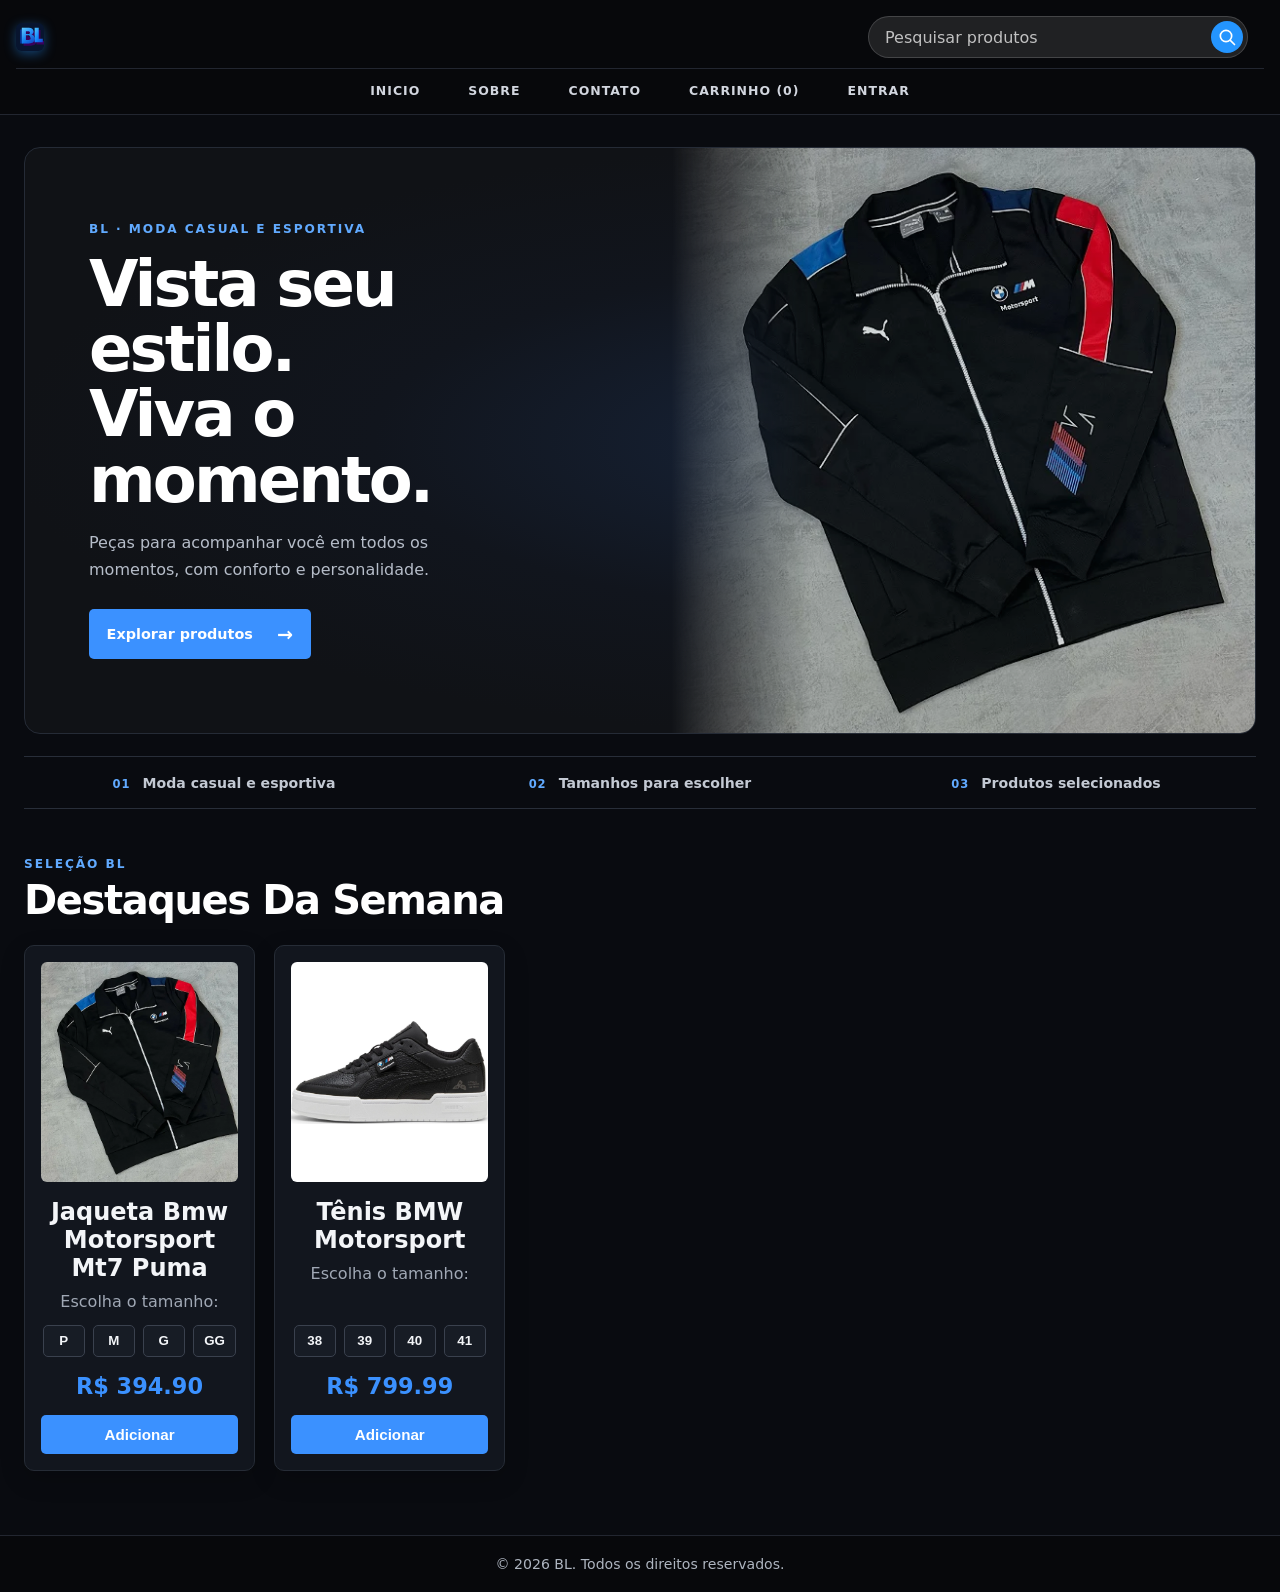
<file: index.html>
﻿<!DOCTYPE html>
<html lang="pt-BR">
<head>
    <meta charset="UTF-8">
    <meta name="viewport" content="width=device-width, initial-scale=1.0">
    <title>BL - Inicio</title>
    <link rel="stylesheet" href="style.css">
</head>
<body>
    <header>
        <div class="header-container">
            <h1><img class="brand-logo" src="img/logo-bl.svg" alt="BL"></h1>
            <form id="form-pesquisa" class="pesquisa-produtos" role="search">
                <label class="sr-only" for="campo-pesquisa">Pesquisar produtos</label>
                <input id="campo-pesquisa" type="search" placeholder="Pesquisar produtos" autocomplete="off">
                <button type="submit" aria-label="Pesquisar">
                    <svg viewBox="0 0 24 24" aria-hidden="true">
                        <circle cx="10.8" cy="10.8" r="6.8"></circle>
                        <path d="M16 16l5 5"></path>
                    </svg>
                </button>
            </form>
            <nav>
                <a href="index.html">inicio</a>
                <a href="sobre.html">Sobre</a>
                <a href="contato.html">Contato</a>
                <a href="carrinho.html" id="link-carrinho">Carrinho (0)</a>
                <a href="login.html" id="link-login">Entrar</a>
                <a href="admin.html" id="link-admin" style="display: none;">Admin</a>
                <button id="btn-sair" style="display: none;" onclick="fazerLogout()">Sair</button>
            </nav>
        </div>
    </header>

    <main class="home-main">
        <section class="hero-banner" aria-labelledby="hero-title">
            <div class="hero-content">
                <p class="hero-eyebrow">BL · MODA CASUAL E ESPORTIVA</p>
                <h2 id="hero-title">Vista seu estilo.<br>Viva o momento.</h2>
                <p>Peças para acompanhar você em todos os momentos, com conforto e personalidade.</p>
                <a class="hero-cta" href="#produtos">Explorar produtos <span aria-hidden="true">→</span></a>
            </div>
            <div class="hero-image">
                <img src="img/jaqueta.jpg" alt="Jaqueta esportiva em destaque">
            </div>
        </section>

        <section class="benefit-strip" aria-label="Vantagens da BL">
            <p><span aria-hidden="true">01</span> Moda casual e esportiva</p>
            <p><span aria-hidden="true">02</span> Tamanhos para escolher</p>
            <p><span aria-hidden="true">03</span> Produtos selecionados</p>
        </section>

        <section id="produtos" class="product-section">
            <div class="section-heading">
                <div>
                    <p class="section-eyebrow">SELEÇÃO BL</p>
                    <h2>Destaques da semana</h2>
                </div>
            </div>
            <div id="product-grid" class="grid">
                <p>Carregando produtos...</p>
            </div>
        </section>
    </main>

    <footer><p>&copy; 2026 BL. Todos os direitos reservados.</p></footer>

    <script src="app.js"></script>
    <script>
        function exibirProdutos(grid, dados, mensagemVazia) {
            if (dados.length === 0) {
                grid.innerHTML = `<p>${mensagemVazia}</p>`;
                return;
            }

            grid.innerHTML = dados.map(p => {
                const medidaTexto = formatarMedida(p.medida);
                const opcoesTamanho = Array.isArray(p.medida)
                    ? `<div class="seletor-tamanhos" aria-label="Escolha o tamanho">${p.medida.map(tamanho => `<button class="botao-tamanho" type="button" onclick="selecionarTamanho(this)">${tamanho}</button>`).join('')}</div>`
                    : `<p>Medida: 1 ${medidaTexto}</p>`;

                return `
                    <div class="card">
                        <img class="${p.descricao === 'Tênis BMW Motorsport' ? 'imagem-completa' : ''}" src="${p.imagem_url}" alt="${p.descricao}" onerror="this.src='img/jaqueta.jpg'">
                        <h2>${p.descricao}</h2>
                        ${Array.isArray(p.medida) ? `<p>Escolha o tamanho:</p>${opcoesTamanho}` : opcoesTamanho}
                        <div class="preco">R$ ${p.preco.toFixed(2)}</div>
                        <button class="btn-acao" onclick="adicionarProdutoDoCard(this)" data-produto-id="${p.id}">Adicionar</button>
                    </div>
                `;
            }).join('');
        }

        function selecionarTamanho(botao) {
            const seletor = botao.closest('.seletor-tamanhos');
            seletor.querySelectorAll('.botao-tamanho').forEach(opcao => {
                opcao.classList.toggle('selecionado', opcao === botao);
                opcao.setAttribute('aria-pressed', opcao === botao ? 'true' : 'false');
            });
        }

        function adicionarProdutoDoCard(botao) {
            const produto = MockDB.selecionar('produtos', p => p.id === botao.dataset.produtoId)[0];
            const seletor = botao.closest('.card').querySelector('.seletor-tamanhos');
            const opcaoSelecionada = seletor && seletor.querySelector('.botao-tamanho.selecionado');

            if (Array.isArray(produto.medida) && !opcaoSelecionada) {
                alert('Escolha um tamanho antes de adicionar ao carrinho.');
                return;
            }

            const medida = opcaoSelecionada ? opcaoSelecionada.textContent : produto.medida;
            adicionarAoCarrinho(produto.id, produto.descricao, produto.preco, medida, produto.imagem_url);
        }

        function carregarDestaques() {
            const grid = document.getElementById('product-grid');
            const titulo = document.querySelector('.section-heading h2');
            // Simula: SELECT * FROM produtos WHERE destaque = true
            const dados = MockDB.selecionar('produtos', p => p.destaque === true);
            titulo.textContent = 'Destaques da Semana';
            exibirProdutos(grid, dados, 'Nenhum produto em destaque ou banco de dados vazio.');
        }

        function pesquisarProdutos(termo) {
            const grid = document.getElementById('product-grid');
            const titulo = document.querySelector('.section-heading h2');
            const texto = termo.trim().normalize('NFD').replace(/[\u0300-\u036f]/g, '').toLowerCase();

            if (!texto) {
                carregarDestaques();
                return;
            }

            const dados = MockDB.selecionar('produtos', produto => {
                const descricao = produto.descricao.normalize('NFD').replace(/[\u0300-\u036f]/g, '').toLowerCase();
                const medida = formatarMedida(produto.medida).normalize('NFD').replace(/[\u0300-\u036f]/g, '').toLowerCase();
                return descricao.includes(texto) || medida.includes(texto);
            });

            titulo.textContent = `Resultados para "${termo.trim()}"`;
            exibirProdutos(grid, dados, 'Nenhum produto encontrado.');
        }

        document.addEventListener('DOMContentLoaded', () => {
            carregarDestaques();

            const campo = document.getElementById('campo-pesquisa');
            const formulario = document.getElementById('form-pesquisa');

            formulario.addEventListener('submit', evento => {
                evento.preventDefault();
                pesquisarProdutos(campo.value);
            });

            campo.addEventListener('input', () => pesquisarProdutos(campo.value));
        });
    </script>
</body>
</html>
</file>
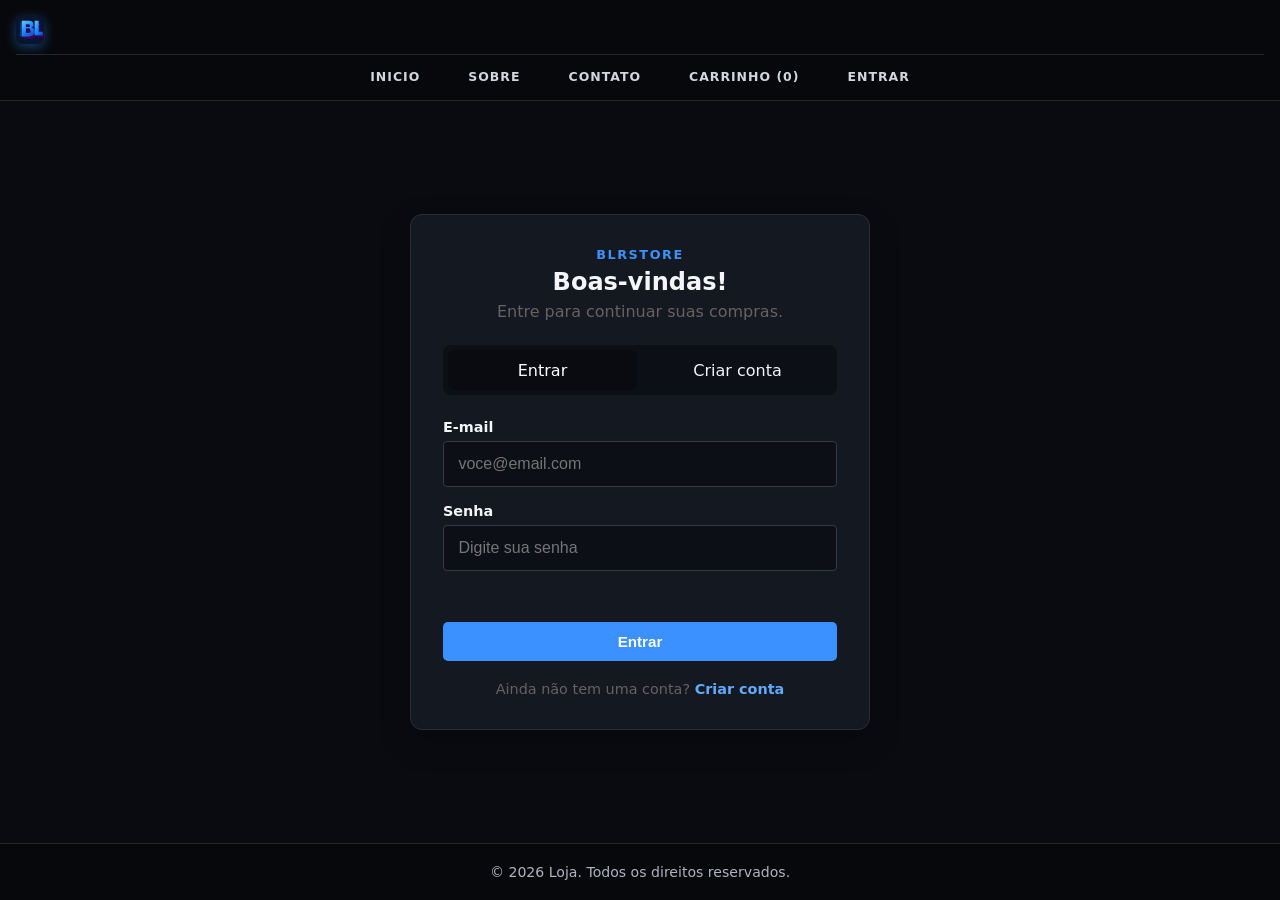
<file: admin.html>
﻿<!DOCTYPE html>
<html lang="pt-BR">
<head>
    <meta charset="UTF-8">
    <meta name="viewport" content="width=device-width, initial-scale=1.0">
    <title>Loja - Admin</title>
    <link rel="stylesheet" href="style.css">
</head>
<body>
    <header>
        <div class="header-container">
            <h1><img class="brand-logo" src="img/logo-bl.svg" alt="BL"></h1>
            <nav>
                <a href="index.html">Inicio</a>
                <a href="sobre.html">Sobre</a>
                <a href="contato.html">Contato</a>
                <a href="carrinho.html" id="link-carrinho">Carrinho (0)</a>
                <a href="login.html" id="link-login">Entrar</a>
                <a href="admin.html" id="link-admin" style="display: none;">Admin</a>
                <button id="btn-sair" style="display: none;" onclick="fazerLogout()">Sair</button>
            </nav>
        </div>
    </header>

    <main class="admin-main">
        <section class="admin-header">
            <p class="eyebrow">Painel administrativo</p>
            <h2>Destaque da semana</h2>
            <p>Escolha o produto que será exibido como principal na página inicial da loja.</p>
        </section>

        <section class="admin-grid">
            <article class="admin-card">
                <h3>Produto em destaque</h3>
                <div id="destaque-atual"></div>
            </article>

            <article class="admin-card">
                <h3>Lista de produtos</h3>
                <div id="lista-produtos" class="lista-produtos"></div>
            </article>
        </section>
    </main>

    <footer>
        <p>&copy; 2026 Loja. Todos os direitos reservados.</p>
    </footer>

    <script src="app.js"></script>
    <script>
        function verificarAcessoAdmin() {
            const usuarioLogado = JSON.parse(sessionStorage.getItem('usuarioLogado'));
            if (!usuarioLogado || usuarioLogado.email !== EMAIL_ADMIN) {
                alert('Acesso restrito ao administrador. Faça login como admin para continuar.');
                window.location.href = 'login.html';
                return;
            }
        }

        function renderDestaqueAtual() {
            const destaques = MockDB.selecionar('produtos', produto => produto.destaque === true);
            const container = document.getElementById('destaque-atual');

            if (!destaques.length) {
                container.innerHTML = '<p>Nenhum produto marcado como destaque da semana.</p>';
                return;
            }

            container.innerHTML = destaques.map(destaque => {
                const precoTexto = `R$ ${Number(destaque.preco).toFixed(2)}`;
                const medidaTexto = Array.isArray(destaque.medida) ? destaque.medida.join(', ') : destaque.medida;
                const textoMedida = Array.isArray(destaque.medida) ? `Tamanhos: ${medidaTexto}` : `Medida: 1 ${medidaTexto}`;
                return `
                    <div class="destaque-container" style="margin-bottom: 1rem;">
                        <img src="${destaque.imagem_url}" alt="${destaque.descricao}" onerror="this.src='img/jaqueta.jpg'">
                        <div class="destaque-info">
                            <span class="tag-destaque">Em destaque</span>
                            <h4>${destaque.descricao}</h4>
                            <p>${textoMedida}</p>
                            <p class="preco">${precoTexto}</p>
                        </div>
                    </div>
                `;
            }).join('');

            container.insertAdjacentHTML('beforeend', '<button class="btn-acao" type="button" onclick="removerDestaqueSemanal()">Remover destaques</button>');
        }

        function renderListaProdutos() {
            const lista = document.getElementById('lista-produtos');
            const produtos = MockDB.selecionar('produtos');

            if (!produtos.length) {
                lista.innerHTML = '<p>Nenhum produto cadastrado.</p>';
                return;
            }

            lista.innerHTML = produtos.map(produto => {
                const medidaTexto = Array.isArray(produto.medida) ? produto.medida.join(', ') : produto.medida;
                const textoMedida = Array.isArray(produto.medida) ? `Tamanhos: ${medidaTexto}` : `Medida: 1 ${medidaTexto}`;
                return `
                    <div class="produto-admin-item">
                        <img src="${produto.imagem_url}" alt="${produto.descricao}" onerror="this.src='img/jaqueta.jpg'">
                        <div class="info">
                            <h4>${produto.descricao}</h4>
                            <p>R$ ${Number(produto.preco).toFixed(2)} · ${textoMedida}</p>
                        </div>
                        <button class="botao-destaque ${produto.destaque ? 'ativo' : ''}" type="button" data-produto-id="${produto.id}" data-destaque="${produto.destaque ? 'true' : 'false'}">
                            ${produto.destaque ? 'Destaque ativo' : 'Marcar destaque'}
                        </button>
                    </div>
                `;
            }).join('');

            document.querySelectorAll('[data-produto-id]').forEach(botao => {
                botao.addEventListener('click', () => {
                    atualizarDestaqueSemanal(botao.dataset.produtoId);
                });
            });
        }

        function atualizarDestaqueSemanal(produtoId) {
            const produtos = MockDB.selecionar('produtos');
            produtos.forEach(produto => {
                produto.destaque = produto.id === produtoId;
            });

            MockDB.salvarTabela('produtos', produtos);
            renderDestaqueAtual();
            renderListaProdutos();
        }

        function removerDestaqueSemanal() {
            const produtos = MockDB.selecionar('produtos');
            produtos.forEach(produto => {
                produto.destaque = false;
            });

            MockDB.salvarTabela('produtos', produtos);
            renderDestaqueAtual();
            renderListaProdutos();
        }

        document.addEventListener('DOMContentLoaded', () => {
            verificarAcessoAdmin();
            inicializarProdutosPadrao();
            renderDestaqueAtual();
            renderListaProdutos();
            verificarSessao();
        });
    </script>
</body>
</html>
</file>
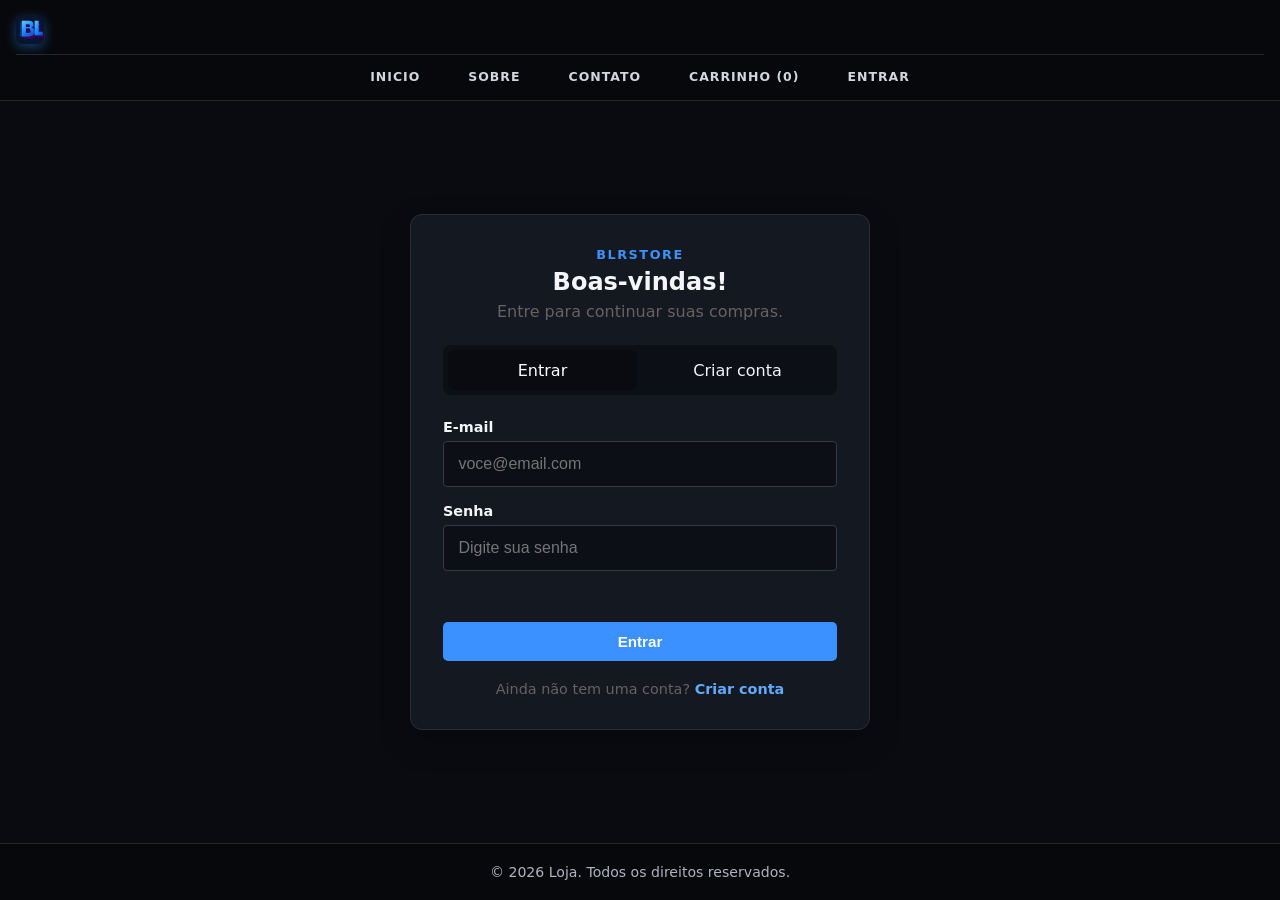
<file: login.html>
<!DOCTYPE html>
<html lang="pt-BR">
<head>
    <meta charset="UTF-8">
    <meta name="viewport" content="width=device-width, initial-scale=1.0">
    <title>Loja - Login</title>
    <link rel="stylesheet" href="style.css">
</head>
<body>
    <header>
        <div class="header-container">
            <h1><img class="brand-logo" src="img/logo-bl.svg" alt="BL"></h1>
            <nav>
                <a href="index.html">Inicio</a>
                <a href="sobre.html">Sobre</a>
                <a href="contato.html">Contato</a>
                <a href="carrinho.html" id="link-carrinho">Carrinho (0)</a>
                <a href="login.html" id="link-login">Entrar</a>
                <a href="admin.html" id="link-admin" style="display: none;">Admin</a>
                <button id="btn-sair" style="display: none;" onclick="fazerLogout()">Sair</button>
            </nav>
        </div>
    </header>

    <main class="auth-main">
        <section class="auth-card" aria-labelledby="auth-title">
            <p class="auth-eyebrow">BLRSTORE</p>
            <h2 id="auth-title">Boas-vindas!</h2>
            <p class="auth-intro" id="auth-intro">Entre para continuar suas compras.</p>

            <div class="auth-tabs" role="group" aria-label="Escolha uma opção">
                <button type="button" class="auth-tab active" id="tab-login" aria-pressed="true">Entrar</button>
                <button type="button" class="auth-tab" id="tab-cadastro" aria-pressed="false">Criar conta</button>
            </div>

            <form id="form-auth" class="auth-form">
                <div class="auth-field" id="campo-nome" hidden>
                    <label for="nome">Seu nome</label>
                    <input type="text" id="nome" name="name" placeholder="Como podemos chamar você?" autocomplete="name" disabled>
                </div>
                <div class="auth-field">
                    <label for="email">E-mail</label>
                    <input type="email" id="email" name="email" placeholder="voce@email.com" autocomplete="email" required>
                </div>
                <div class="auth-field">
                    <label for="senha">Senha</label>
                    <input type="password" id="senha" name="password" placeholder="Digite sua senha" autocomplete="current-password" required>
                </div>
                <div class="auth-field" id="campo-confirmar-senha" hidden>
                    <label for="confirmar-senha">Confirme sua senha</label>
                    <input type="password" id="confirmar-senha" name="confirm-password" placeholder="Digite a senha novamente" autocomplete="new-password" disabled>
                </div>
                <p class="auth-message" id="auth-message" role="status" aria-live="polite"></p>
                <button type="submit" class="btn-acao" id="btn-enviar">Entrar</button>
            </form>

            <p class="auth-switch" id="auth-switch">Ainda não tem uma conta? <button type="button" id="link-auth-cadastro">Criar conta</button></p>
        </section>
    </main>

    <footer><p>&copy; 2026 Loja. Todos os direitos reservados.</p></footer>
    <script src="app.js"></script>
    <script>
        let acaoAtual = 'login';
        const formAuth = document.getElementById('form-auth');
        const campoNome = document.getElementById('campo-nome');
        const campoConfirmarSenha = document.getElementById('campo-confirmar-senha');
        const nomeInput = document.getElementById('nome');
        const senhaInput = document.getElementById('senha');
        const confirmarSenhaInput = document.getElementById('confirmar-senha');
        const mensagemAuth = document.getElementById('auth-message');

        function setAcao(acao) {
            acaoAtual = acao;
            const cadastro = acao === 'cadastro';
            campoNome.hidden = !cadastro;
            campoConfirmarSenha.hidden = !cadastro;
            nomeInput.disabled = !cadastro;
            nomeInput.required = cadastro;
            confirmarSenhaInput.disabled = !cadastro;
            confirmarSenhaInput.required = cadastro;
            senhaInput.autocomplete = cadastro ? 'new-password' : 'current-password';
            document.getElementById('auth-title').textContent = cadastro ? 'Crie sua conta' : 'Boas-vindas!';
            document.getElementById('auth-intro').textContent = cadastro
                ? 'Preencha seus dados para começar a comprar.'
                : 'Entre para continuar suas compras.';
            document.getElementById('btn-enviar').textContent = cadastro ? 'Criar minha conta' : 'Entrar';
            document.getElementById('auth-switch').innerHTML = cadastro
                ? 'Já tem uma conta? <button type="button" id="link-auth-login">Entrar</button>'
                : 'Ainda não tem uma conta? <button type="button" id="link-auth-cadastro">Criar conta</button>';
            document.getElementById('tab-login').classList.toggle('active', !cadastro);
            document.getElementById('tab-cadastro').classList.toggle('active', cadastro);
            document.getElementById('tab-login').setAttribute('aria-pressed', String(!cadastro));
            document.getElementById('tab-cadastro').setAttribute('aria-pressed', String(cadastro));
            mensagemAuth.textContent = '';
            mensagemAuth.classList.remove('error', 'success');
        }

        document.getElementById('tab-login').addEventListener('click', () => setAcao('login'));
        document.getElementById('tab-cadastro').addEventListener('click', () => setAcao('cadastro'));
        document.getElementById('auth-switch').addEventListener('click', (event) => {
            if (event.target.id === 'link-auth-cadastro') setAcao('cadastro');
            if (event.target.id === 'link-auth-login') setAcao('login');
        });

        formAuth.addEventListener('submit', (e) => {
            e.preventDefault();
            const email = document.getElementById('email').value.trim().toLowerCase();
            const senha = senhaInput.value;

            if (acaoAtual === 'cadastro') {
                if (!nomeInput.value.trim()) {
                    mensagemAuth.textContent = 'Informe seu nome para continuar.';
                    mensagemAuth.className = 'auth-message error';
                    return;
                }
                if (senha.length < 8) {
                    mensagemAuth.textContent = 'Escolha uma senha com pelo menos 8 caracteres.';
                    mensagemAuth.className = 'auth-message error';
                    return;
                }
                if (senha !== confirmarSenhaInput.value) {
                    mensagemAuth.textContent = 'As senhas não conferem. Verifique e tente novamente.';
                    mensagemAuth.className = 'auth-message error';
                    return;
                }

                const usuarios = MockDB.obterTabela('usuarios');
                if (usuarios.some(usuario => usuario.email.toLowerCase() === email)) {
                    mensagemAuth.textContent = 'Este e-mail já possui uma conta. Entre ou use outro e-mail.';
                    mensagemAuth.className = 'auth-message error';
                    return;
                }

                // Simula: INSERT INTO usuarios
                MockDB.inserir('usuarios', { nome: nomeInput.value.trim(), email, senha });
                setAcao('login');
                formAuth.reset();
                document.getElementById('email').value = email;
                mensagemAuth.textContent = 'Conta criada com sucesso! Agora você já pode entrar.';
                mensagemAuth.classList.add('success');
            } else {
                // Simula validação de login (aceita o admin diretamente por conveniência didática)
                const usuarios = MockDB.obterTabela('usuarios');
                const existe = usuarios.find(u => u.email.toLowerCase() === email && u.senha === senha);
               
                if (existe || email === EMAIL_ADMIN) {
                    sessionStorage.setItem('usuarioLogado', JSON.stringify({ email }));
                    window.location.href = 'index.html';
                } else {
                    mensagemAuth.textContent = 'E-mail ou senha incorretos. Confira seus dados e tente novamente.';
                    mensagemAuth.className = 'auth-message error';
                }
            }
        });
    </script>
</body>
</html>
</file>
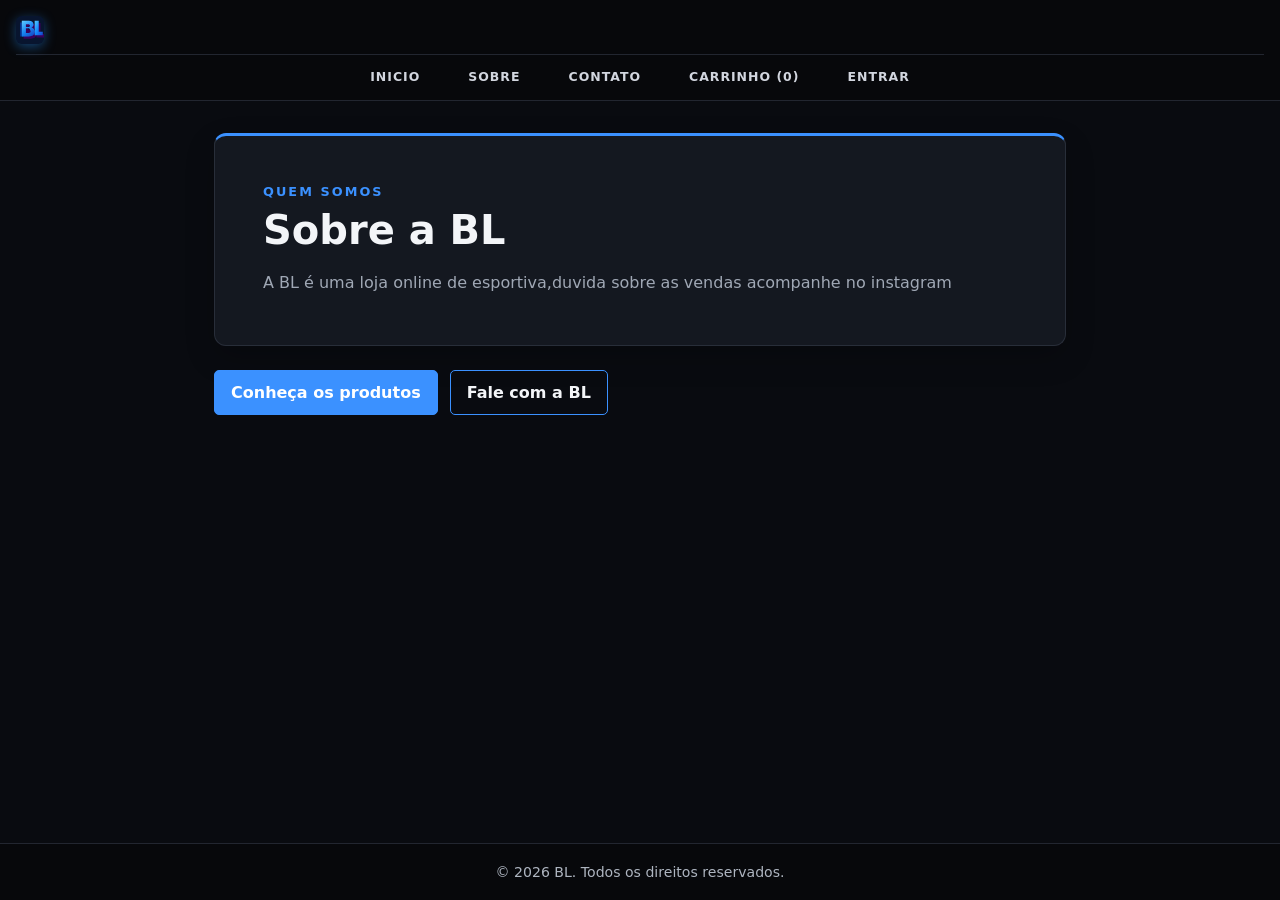
<file: sobre.html>
<!DOCTYPE html>
<html lang="pt-BR">
<head>
    <meta charset="UTF-8">
    <meta name="viewport" content="width=device-width, initial-scale=1.0">
    <title>BL - Sobre</title>
    <link rel="stylesheet" href="style.css">
</head>
<body>
    <header>
        <div class="header-container">
            <h1><img class="brand-logo" src="img/logo-bl.svg" alt="BL"></h1>
            <nav>
                <a href="index.html">Inicio</a>
                <a href="sobre.html">Sobre</a>
                <a href="contato.html">Contato</a>
                <a href="carrinho.html" id="link-carrinho">Carrinho (0)</a>
                <a href="login.html" id="link-login">Entrar</a>
                <a href="admin.html" id="link-admin" style="display: none;">Admin</a>
                <button id="btn-sair" style="display: none;" onclick="fazerLogout()">Sair</button>
            </nav>
        </div>
    </header>

    <main class="sobre-main">
        <section class="sobre-apresentacao">
            <p class="sobre-eyebrow">QUEM SOMOS</p>
            <h2>Sobre a BL</h2>
            <p>A BL é uma loja online de esportiva,duvida sobre as vendas acompanhe no instagram  </p>
            
        </section>

        <div class="sobre-acoes">
            <a class="sobre-link" href="index.html">Conheça os produtos</a>
            <a class="sobre-link sobre-link-secundario" href="contato.html">Fale com a BL</a>
        </div>
    </main>

    <footer><p>&copy; 2026 BL. Todos os direitos reservados.</p></footer>
    <script src="app.js"></script>
</body>
</html>
</file>
<file: style.css>
:root {
    --primary: #090b10;
    --accent: #3b91ff;
    --bg: #090b10;
    --text: #f3f5f8;
    --light: #141820;
    --muted: #a0a8b5;
    --border: #282e39;
}
* { margin: 0; padding: 0; box-sizing: border-box; }
body { font-family: system-ui, sans-serif; background: var(--bg); color: var(--text); display: flex; flex-direction: column; min-height: 100vh; }
header { background: #07080b; color: white; padding: 1rem 1rem 0; border-bottom: 1px solid #222630; }
.header-container { max-width: 1320px; margin: 0 auto; display: flex; justify-content: space-between; align-items: center; flex-wrap: wrap; gap: 10px; }
.header-container h1 { display: flex; align-items: center; letter-spacing: 0; }
.brand-logo {
    display: block;
    width: 28px;
    height: 28px;
    border-radius: 6px;
    filter: drop-shadow(0 3px 6px rgba(36, 145, 255, 0.42));
}
.pesquisa-produtos {
    flex: 1;
    width: 380px;
    max-width: 380px;
    min-width: 220px;
    height: 42px;
    display: flex;
    align-items: stretch;
    margin: 0 1rem;
    padding: 0;
    gap: 0;
    position: relative;
    background: rgba(255, 255, 255, 0.10);
    border: 1px solid rgba(255, 255, 255, 0.16);
    border-radius: 999px;
    box-shadow: none;
}
.pesquisa-produtos input {
    width: 100%;
    height: 40px;
    padding: 0 52px 0 1rem;
    border: 0;
    border-radius: 999px;
    background: transparent;
    color: white;
    font: inherit;
    outline: none;
}
.pesquisa-produtos input::placeholder { color: rgba(255, 255, 255, 0.72); }
.pesquisa-produtos input:focus {
    box-shadow: inset 0 0 0 2px #58afff;
}
.pesquisa-produtos button {
    position: absolute;
    right: 4px;
    top: 4px;
    width: 32px;
    height: 32px;
    display: grid;
    place-items: center;
    border: 0;
    border-radius: 50%;
    background: #2495ff;
    color: white;
    cursor: pointer;
}
.pesquisa-produtos button:hover { background: #58afff; }
.pesquisa-produtos svg {
    width: 20px;
    height: 20px;
    fill: none;
    stroke: currentColor;
    stroke-width: 2;
    stroke-linecap: round;
}
.sr-only {
    position: absolute;
    width: 1px;
    height: 1px;
    padding: 0;
    margin: -1px;
    overflow: hidden;
    clip: rect(0, 0, 0, 0);
    white-space: nowrap;
    border: 0;
}
nav { flex-basis: 100%; display: flex; align-items: center; justify-content: center; gap: clamp(1.2rem, 4vw, 3rem); border-top: 1px solid #222630; padding: 0.9rem 0 1rem; }
nav a, nav button { color: #d2d6df; text-decoration: none; margin: 0; background: none; border: none; font-size: 0.78rem; font-weight: 700; letter-spacing: 0.08em; text-transform: uppercase; cursor: pointer; }
nav a:hover, nav button:hover { color: #64aaff; }
main { max-width: 1320px; margin: 2rem auto; padding: 0 1.5rem; flex: 1; width: 100%; }
.home-main { margin: 0 auto; padding-top: 2rem; padding-bottom: 4rem; }
.hero-banner {
    position: relative;
    min-height: 340px;
    display: grid;
    grid-template-columns: 1.05fr 0.95fr;
    align-items: center;
    overflow: hidden;
    border: 1px solid #252b36;
    border-radius: 16px;
    background: radial-gradient(ellipse at 70% 50%, #17243a 0, #11151d 42%, #101216 72%);
}
.hero-content { position: relative; z-index: 1; padding: clamp(2rem, 5vw, 4.5rem); }
.hero-eyebrow, .section-eyebrow { color: #61aaff; font-size: 0.76rem; font-weight: 800; letter-spacing: 0.16em; }
.hero-content h2 { margin-top: 1rem; color: #fff; font-size: clamp(2.2rem, 5vw, 4rem); line-height: 1.02; letter-spacing: -0.045em; }
.hero-content > p:not(.hero-eyebrow) { max-width: 430px; margin-top: 1rem; color: #b6bdc9; line-height: 1.7; }
.hero-cta { display: inline-flex; align-items: center; gap: 1.5rem; margin-top: 1.6rem; padding: 0.85rem 1.1rem; border-radius: 5px; background: var(--accent); color: #fff; font-size: 0.9rem; font-weight: 750; text-decoration: none; transition: background 0.2s, transform 0.2s; }
.hero-cta:hover { background: #65aaff; transform: translateY(-2px); }
.hero-cta span { font-size: 1.2rem; }
.hero-image { align-self: stretch; min-height: 340px; overflow: hidden; }
.hero-image img { display: block; width: 100%; height: 100%; min-height: 340px; object-fit: cover; object-position: center 38%; opacity: 0.86; mask-image: linear-gradient(to right, transparent 0%, #000 24%); }
.benefit-strip { display: grid; grid-template-columns: repeat(3, 1fr); gap: 1rem; padding: 1.1rem 0; margin: 1.4rem 0 3rem; border-top: 1px solid var(--border); border-bottom: 1px solid var(--border); }
.benefit-strip p { color: #c3c9d3; font-size: 0.88rem; font-weight: 600; text-align: center; }
.benefit-strip span { margin-right: 0.45rem; color: #61aaff; font-size: 0.72rem; font-weight: 800; letter-spacing: 0.08em; }
.product-section { scroll-margin-top: 1.5rem; }
.section-heading { display: flex; align-items: end; justify-content: space-between; margin-bottom: 1.4rem; }
.section-heading h2 { margin-top: 0.35rem; color: #fff; font-size: clamp(1.8rem, 4vw, 2.5rem); letter-spacing: -0.035em; text-transform: capitalize; }
.grid { display: grid; grid-template-columns: repeat(auto-fill, minmax(230px, 1fr)); gap: 1.2rem; }
.categoria-produtos { margin-top: 3rem; }
.categoria-produtos h2 { margin-bottom: 0.5rem; text-align: center; }
.descricao-categoria { margin-bottom: 1.5rem; text-align: center; color: var(--muted); }
.sobre-main { max-width: 900px; }
.sobre-apresentacao { padding: clamp(1.5rem, 5vw, 3rem); background: var(--light); border: 1px solid var(--border); border-top: 3px solid var(--accent); border-radius: 12px; box-shadow: 0 12px 30px rgba(0, 0, 0, 0.2); }
.sobre-eyebrow { color: var(--accent); font-size: 0.8rem; font-weight: 800; letter-spacing: 0.16em; }
.sobre-apresentacao h2 { margin: 0.5rem 0 1rem; color: var(--text); font-size: clamp(1.8rem, 4vw, 2.5rem); }
.sobre-apresentacao > p:not(.sobre-eyebrow) { max-width: 700px; margin-top: 0.8rem; color: var(--muted); line-height: 1.75; }
.sobre-blocos { display: grid; grid-template-columns: repeat(2, minmax(0, 1fr)); gap: 1rem; margin-top: 1rem; }
.sobre-bloco { padding: 1.4rem; background: var(--light); border: 1px solid var(--border); border-radius: 10px; }
.sobre-bloco h3 { margin-bottom: 0.5rem; color: var(--text); }
.sobre-bloco p { color: var(--muted); line-height: 1.65; }
.sobre-acoes { display: flex; flex-wrap: wrap; gap: 0.75rem; margin-top: 1.5rem; }
.sobre-link { display: inline-block; padding: 0.75rem 1rem; border: 1px solid var(--accent); border-radius: 5px; background: var(--accent); color: #fff; font-weight: 600; text-decoration: none; }
.sobre-link:hover { background: #65aaff; }
.sobre-link-secundario { background: transparent; color: var(--text); }
.sobre-link-secundario:hover { background: #1d2531; }
.card { background: #12161e; padding: 1rem; border: 1px solid #262c36; border-radius: 10px; box-shadow: 0 8px 24px rgba(0,0,0,0.18); text-align: center; display: flex; flex-direction: column; transition: transform 0.2s, border-color 0.2s, box-shadow 0.2s; }
.card:hover { transform: translateY(-4px); border-color: #3b91ff80; box-shadow: 0 14px 30px rgba(0,0,0,0.3); }
.card img { width: 100%; height: 220px; object-fit: cover; border-radius: 6px; margin-bottom: 1rem; }
.card img.imagem-completa { object-fit: contain; background: #fff; }
.card p { flex-grow: 1; color: var(--muted); margin: 10px 0; }
.seletor-tamanhos { display: flex; justify-content: center; gap: 0.5rem; margin: 0.25rem 0 1rem; }
.botao-tamanho { min-width: 42px; padding: 0.45rem 0.65rem; border: 1px solid #3a414e; border-radius: 5px; background: #171c25; color: var(--text); font-weight: 600; cursor: pointer; }
.botao-tamanho:hover, .botao-tamanho.selecionado { border-color: var(--accent); background: var(--accent); color: #fff; }
.preco { font-size: 1.4rem; font-weight: bold; color: var(--accent); margin-bottom: 1rem; }
button.btn-acao { background: var(--accent); color: white; border: none; padding: 11px 12px; border-radius: 5px; cursor: pointer; width: 100%; font-size: 0.95rem; font-weight: 700; }
button.btn-acao:hover { background: #65aaff; }
#toast-carrinho {
    position: fixed;
    right: 20px;
    bottom: 20px;
    z-index: 9999;
    background: rgba(9, 23, 46, 0.96);
    color: #fff;
    padding: 0.9rem 1.2rem;
    border-radius: 999px;
    box-shadow: 0 14px 28px rgba(37, 46, 53, 0.25);
    font-weight: 600;
    font-size: 0.95rem;
    opacity: 0;
    transform: translateY(20px);
    transition: opacity 0.25s ease, transform 0.25s ease;
    pointer-events: none;
}
#toast-carrinho.show {
    opacity: 1;
    transform: translateY(0);
}
form { background: var(--light); padding: 20px; border: 1px solid var(--border); border-radius: 8px; max-width: 500px; margin: 0 auto; display: flex; flex-direction: column; gap: 15px; }
input, select { padding: 10px; border: 1px solid #343b48; border-radius: 4px; background: #0c0f15; color: var(--text); font-size: 1rem; }
.auth-main { display: flex; align-items: center; justify-content: center; }
.auth-card { width: 100%; max-width: 460px; padding: 2rem; background: var(--light); border: 1px solid var(--border); border-radius: 12px; box-shadow: 0 12px 32px rgba(0, 0, 0, 0.22); }
.auth-eyebrow { color: var(--accent); font-size: 0.8rem; font-weight: 700; letter-spacing: 0.12em; text-align: center; }
.auth-card h2 { margin-top: 0.35rem; text-align: center; }
.auth-intro { margin: 0.4rem 0 1.5rem; color: #686163; text-align: center; }
.auth-tabs { display: grid; grid-template-columns: 1fr 1fr; gap: 0.35rem; margin-bottom: 1.5rem; padding: 0.3rem; background: #0c0f15; border-radius: 8px; }
.auth-tab { padding: 0.65rem; color: var(--text); background: transparent; border: 0; border-radius: 6px; font: inherit; cursor: pointer; }
.auth-tab.active { color: white; background: var(--primary); }
form.auth-form { max-width: none; padding: 0; gap: 1rem; background: transparent; border: 0; }
.auth-field { display: flex; flex-direction: column; gap: 0.4rem; }
.auth-field[hidden] { display: none; }
.auth-field label { font-size: 0.9rem; font-weight: 600; }
.auth-field input { width: 100%; padding: 0.8rem 0.9rem; border-color: #343b48; }
.auth-field input:focus { border-color: var(--accent); outline: 3px solid rgba(59, 145, 255, 0.2); }
.auth-message { min-height: 1.2rem; margin: 0; font-size: 0.9rem; }
.auth-message.error { color: #a33e36; }
.auth-message.success { color: #397251; }
.auth-switch { margin-top: 1.25rem; color: #686163; text-align: center; font-size: 0.9rem; }
.auth-switch button { padding: 0; color: #61aaff; background: none; border: 0; font: inherit; font-weight: 700; cursor: pointer; }
.auth-switch button:hover { text-decoration: underline; }
footer { background: #07080b; border-top: 1px solid #222630; color: #aeb5c0; text-align: center; padding: 1.25rem; margin-top: auto; font-size: 0.88rem; }
.item-carrinho { display: flex; align-items: center; justify-content: space-between; background: var(--light); border: 1px solid var(--border); padding: 15px; border-radius: 8px; margin-bottom: 10px; flex-wrap: wrap; gap: 15px;}
.item-carrinho img { width: 80px; height: 80px; object-fit: cover; border-radius: 4px; }
.admin-main { display: flex; flex-direction: column; gap: 1.5rem; }
.admin-header { background: var(--light); border: 1px solid var(--border); border-radius: 12px; box-shadow: 0 2px 8px rgba(0, 0, 0, 0.18); padding: 1.5rem; }
.eyebrow { color: var(--accent); font-weight: 700; text-transform: uppercase; letter-spacing: 0.12em; font-size: 0.8rem; }
.admin-header h2 { margin-top: 0.5rem; font-size: 2rem; }
.admin-header p { margin-top: 0.5rem; color: var(--muted); }
.admin-grid { display: grid; grid-template-columns: 1.1fr 1.6fr; gap: 1.5rem; }
.admin-card { background: var(--light); border: 1px solid var(--border); border-radius: 12px; box-shadow: 0 2px 8px rgba(0, 0, 0, 0.18); padding: 1.5rem; }
.admin-card h3 { margin-bottom: 1rem; font-size: 1.35rem; }
.destaque-container { display: flex; align-items: center; gap: 1rem; background: #171c25; border: 1px solid var(--border); border-radius: 10px; padding: 1rem; }
.destaque-container img { width: 140px; height: 140px; object-fit: cover; border-radius: 10px; }
.destaque-info { flex: 1; }
.destaque-info h4 { font-size: 1.4rem; margin-bottom: 0.35rem; }
.destaque-info p { color: var(--muted); margin-bottom: 0.5rem; }
.tag-destaque { display: inline-block; background: #162a43; color: #81bdff; padding: 0.3rem 0.7rem; border-radius: 999px; font-size: 0.8rem; font-weight: 700; margin-bottom: 0.6rem; }
.lista-produtos { display: flex; flex-direction: column; gap: 0.75rem; }
.produto-admin-item { display: flex; align-items: center; justify-content: space-between; gap: 1rem; border: 1px solid var(--border); border-radius: 10px; padding: 0.8rem; background: #10141b; }
.produto-admin-item img { width: 70px; height: 70px; object-fit: cover; border-radius: 8px; }
.produto-admin-item .info { flex: 1; }
.produto-admin-item h4 { margin-bottom: 0.2rem; }
.produto-admin-item p { color: var(--muted); font-size: 0.9rem; }
.botao-destaque { background: #202734; color: white; border: 1px solid #343c4a; border-radius: 6px; padding: 0.65rem 1rem; cursor: pointer; }
.botao-destaque:hover { opacity: 0.9; }
.botao-destaque.ativo { background: var(--accent); }
@media (max-width: 768px) {
    .header-container { justify-content: center; }
    .pesquisa-produtos { order: 2; flex: 1 1 100%; width: 100%; max-width: none; margin: 0.5rem 0; }
    .header-container nav { order: 3; gap: 1.2rem; flex-wrap: wrap; }
    .home-main { padding-top: 1.2rem; }
    .hero-banner { grid-template-columns: 1fr; }
    .hero-content { padding: 2rem 1.5rem; }
    .hero-image { position: absolute; inset: 0 0 0 30%; min-height: 100%; opacity: 0.35; }
    .hero-image img { min-height: 100%; mask-image: linear-gradient(to right, transparent, #000 55%); }
    .benefit-strip { grid-template-columns: 1fr; gap: 0.8rem; }
    .benefit-strip p { text-align: left; }
    .grid { grid-template-columns: repeat(auto-fill, minmax(210px, 1fr)); }
    .admin-grid { grid-template-columns: 1fr; }
    .destaque-container { flex-direction: column; align-items: flex-start; }
    .produto-admin-item { flex-wrap: wrap; }
    .sobre-blocos { grid-template-columns: 1fr; }
}
@media (max-width: 480px) {
    main { padding: 0 1rem; }
    .header-container nav { gap: 0.8rem 1rem; }
    nav a, nav button { font-size: 0.7rem; }
    .grid { grid-template-columns: 1fr; }
    .card img { height: 250px; }
    .section-heading h2 { font-size: 1.75rem; }
}
</file>
